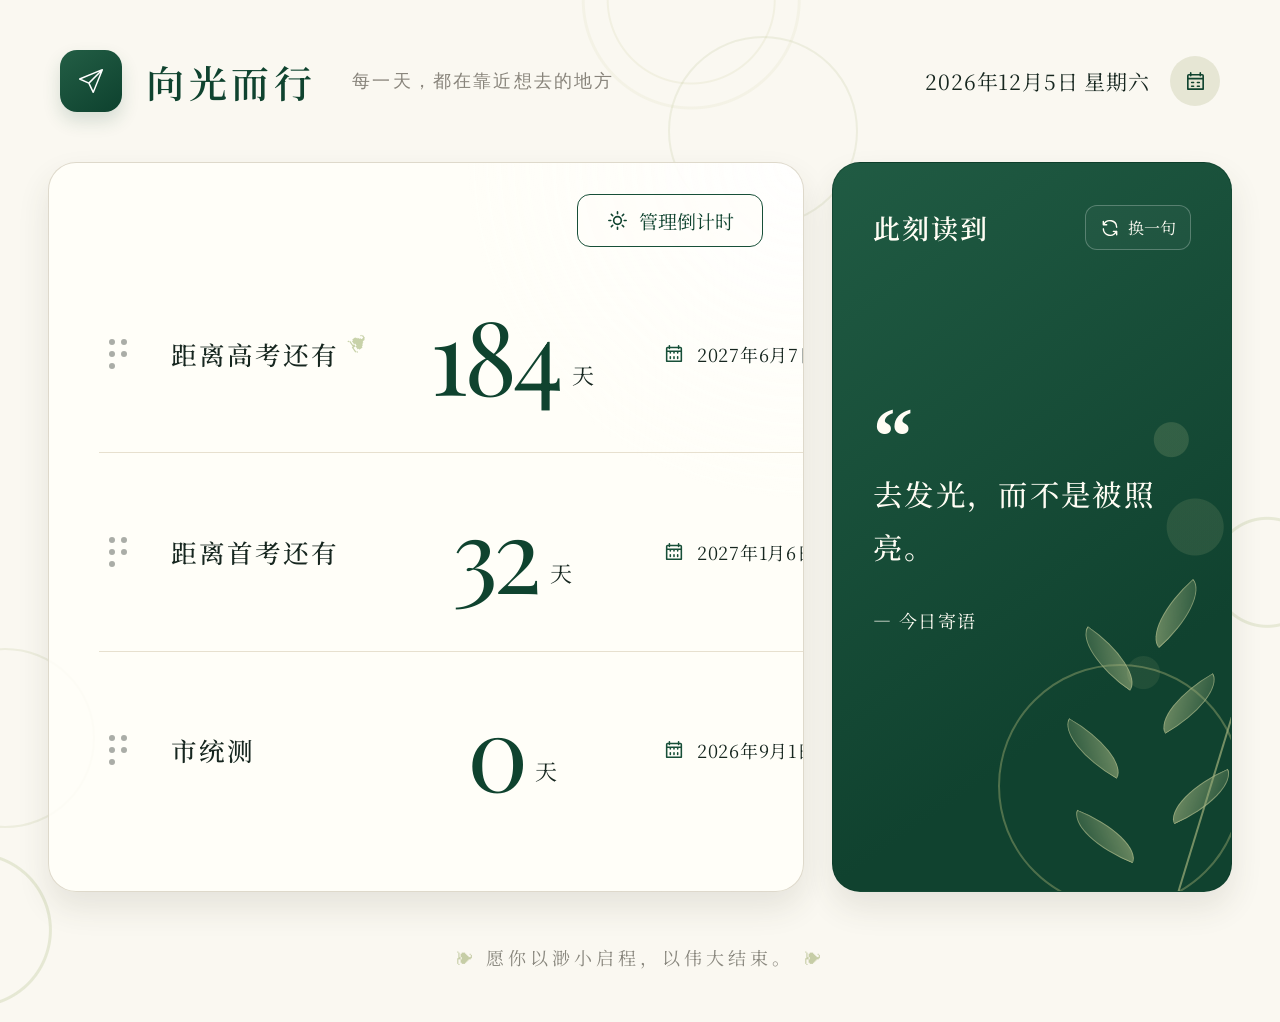
<file: index.html>
<!DOCTYPE html>
<html lang="zh-CN">
  <head>
    <meta charset="UTF-8" />
    <meta name="viewport" content="width=device-width, initial-scale=1.0" />
    <meta name="description" content="面向高中生的高考与重要考试倒计时，支持最多三个自定义目标与每日句子。" />
    <title>向光而行 · 高考与重要考试倒计时</title>
    <link rel="preconnect" href="https://fonts.googleapis.com" />
    <link rel="preconnect" href="https://fonts.gstatic.com" crossorigin />
    <link href="https://fonts.googleapis.com/css2?family=Noto+Serif+SC:wght@400;500;600&family=Playfair+Display:wght@400;600&display=swap" rel="stylesheet" />
    <link rel="stylesheet" href="styles.css" />
  </head>
  <body>
    <div class="background-shape shape-one" aria-hidden="true"></div>
    <div class="background-shape shape-two" aria-hidden="true"></div>

    <div class="page-shell">
      <header class="site-header">
        <a class="brand" href="#" aria-label="返回首页">
          <span class="brand-mark" aria-hidden="true">
            <svg viewBox="0 0 24 24"><path d="m3.5 10.5 17-7-6.8 17-3.3-6.9-6.9-3.1Zm6.9 3.1L20.5 3.5"></path></svg>
          </span>
          <span>向光而行</span>
        </a>
        <p class="header-slogan">每一天，都在靠近想去的地方</p>
        <div class="today" aria-label="今天的日期">
          <span id="todayText">正在获取日期...</span>
          <span class="calendar-icon" aria-hidden="true">
            <svg viewBox="0 0 24 24"><path d="M7 3v3m10-3v3M4 9h16M5 5h14a1 1 0 0 1 1 1v14H4V6a1 1 0 0 1 1-1Zm3 8h2m4 0h2m-8 4h2m4 0h2"></path></svg>
          </span>
        </div>
      </header>

      <section id="countdownManager" class="countdown-manager" hidden>
        <div class="manager-heading">
          <div>
            <strong>自定义倒计时</strong>
            <p>最多显示三个倒计时，可添加、编辑并调整上下顺序。</p>
          </div>
          <button id="closeManagerButton" class="icon-button" type="button" aria-label="关闭">×</button>
        </div>
        <form id="countdownForm" class="countdown-form">
          <label>
            <span>倒计时名称</span>
            <input id="countdownNameInput" name="name" type="text" maxlength="12" placeholder="例如：期末考试" required />
          </label>
          <label>
            <span>目标日期</span>
            <input id="countdownDateInput" name="date" type="date" required />
          </label>
          <div class="form-actions">
            <button id="submitCountdownButton" class="add-countdown-button" type="submit">添加倒计时</button>
            <button id="cancelEditButton" class="cancel-edit-button" type="button" hidden>取消编辑</button>
          </div>
        </form>
        <p id="countdownLimitHint" class="manager-hint" hidden>已达到三个倒计时上限，请先删除一个倒计时后再添加。</p>
        <p class="manager-storage-note">倒计时设置仅保存在当前浏览器；清除浏览器数据后将恢复默认设置。</p>
        <div id="countdownManageList" class="countdown-manage-list"></div>
      </section>

      <main>
        <section class="countdown-card" aria-labelledby="countdownSectionTitle">
          <div class="countdown-card-heading">
            <h1 id="countdownSectionTitle" class="visually-hidden">日期倒计时</h1>
            <button id="manageCountdownButton" class="manage-countdown-button" type="button">
              <svg viewBox="0 0 24 24" aria-hidden="true"><path d="M12 8a4 4 0 1 0 0 8 4 4 0 0 0 0-8Zm0-5v2m0 14v2M3 12h2m14 0h2M5.6 5.6 7 7m10 10 1.4 1.4m0-12.8L17 7M7 17l-1.4 1.4"></path></svg>
              管理倒计时
            </button>
          </div>
          <div id="countdownList" class="countdown-list" aria-live="polite"></div>
        </section>

        <section class="quote-card" aria-labelledby="quoteLabel">
          <div class="quote-topline">
            <p id="quoteLabel" class="quote-label">此刻读到</p>
            <button id="nextQuoteButton" class="next-quote-button" type="button">
              <svg viewBox="0 0 24 24" aria-hidden="true"><path d="M20 11a8.1 8.1 0 0 0-15.5-3M4 4v4h4M4 13a8.1 8.1 0 0 0 15.5 3m.5 4v-4h-4"></path></svg>
              换一句
            </button>
          </div>

          <div id="quoteContent" class="quote-content" aria-live="polite">
            <span class="large-quote-mark" aria-hidden="true">“</span>
            <blockquote id="quoteText">正在准备今天的句子...</blockquote>
            <p id="quoteTranslation" class="quote-translation" hidden></p>
            <div class="quote-attribution">
              <cite id="quoteSource"></cite>
              <p id="quoteSourceBio" class="quote-source-bio" hidden></p>
            </div>
          </div>
          <div class="botanical-decoration" aria-hidden="true">
            <span class="stem"></span>
            <i class="leaf leaf-one"></i><i class="leaf leaf-two"></i><i class="leaf leaf-three"></i>
            <i class="leaf leaf-four"></i><i class="leaf leaf-five"></i><i class="leaf leaf-six"></i>
          </div>
          <span id="quoteCounter" class="visually-hidden">01 / 01</span>
          <span id="refreshHint" class="visually-hidden">每5分钟自动换一句，也可以手动刷新</span>
        </section>
      </main>

      <footer>
        <p><span aria-hidden="true">❧</span> 愿你以渺小启程，以伟大结束。 <span aria-hidden="true">❧</span></p>
        <span id="currentYear" class="visually-hidden"></span>
      </footer>
    </div>

    <script src="config.js"></script>
    <script src="quotes-data.js"></script>
    <script src="script.js"></script>
  </body>
</html>
</file>
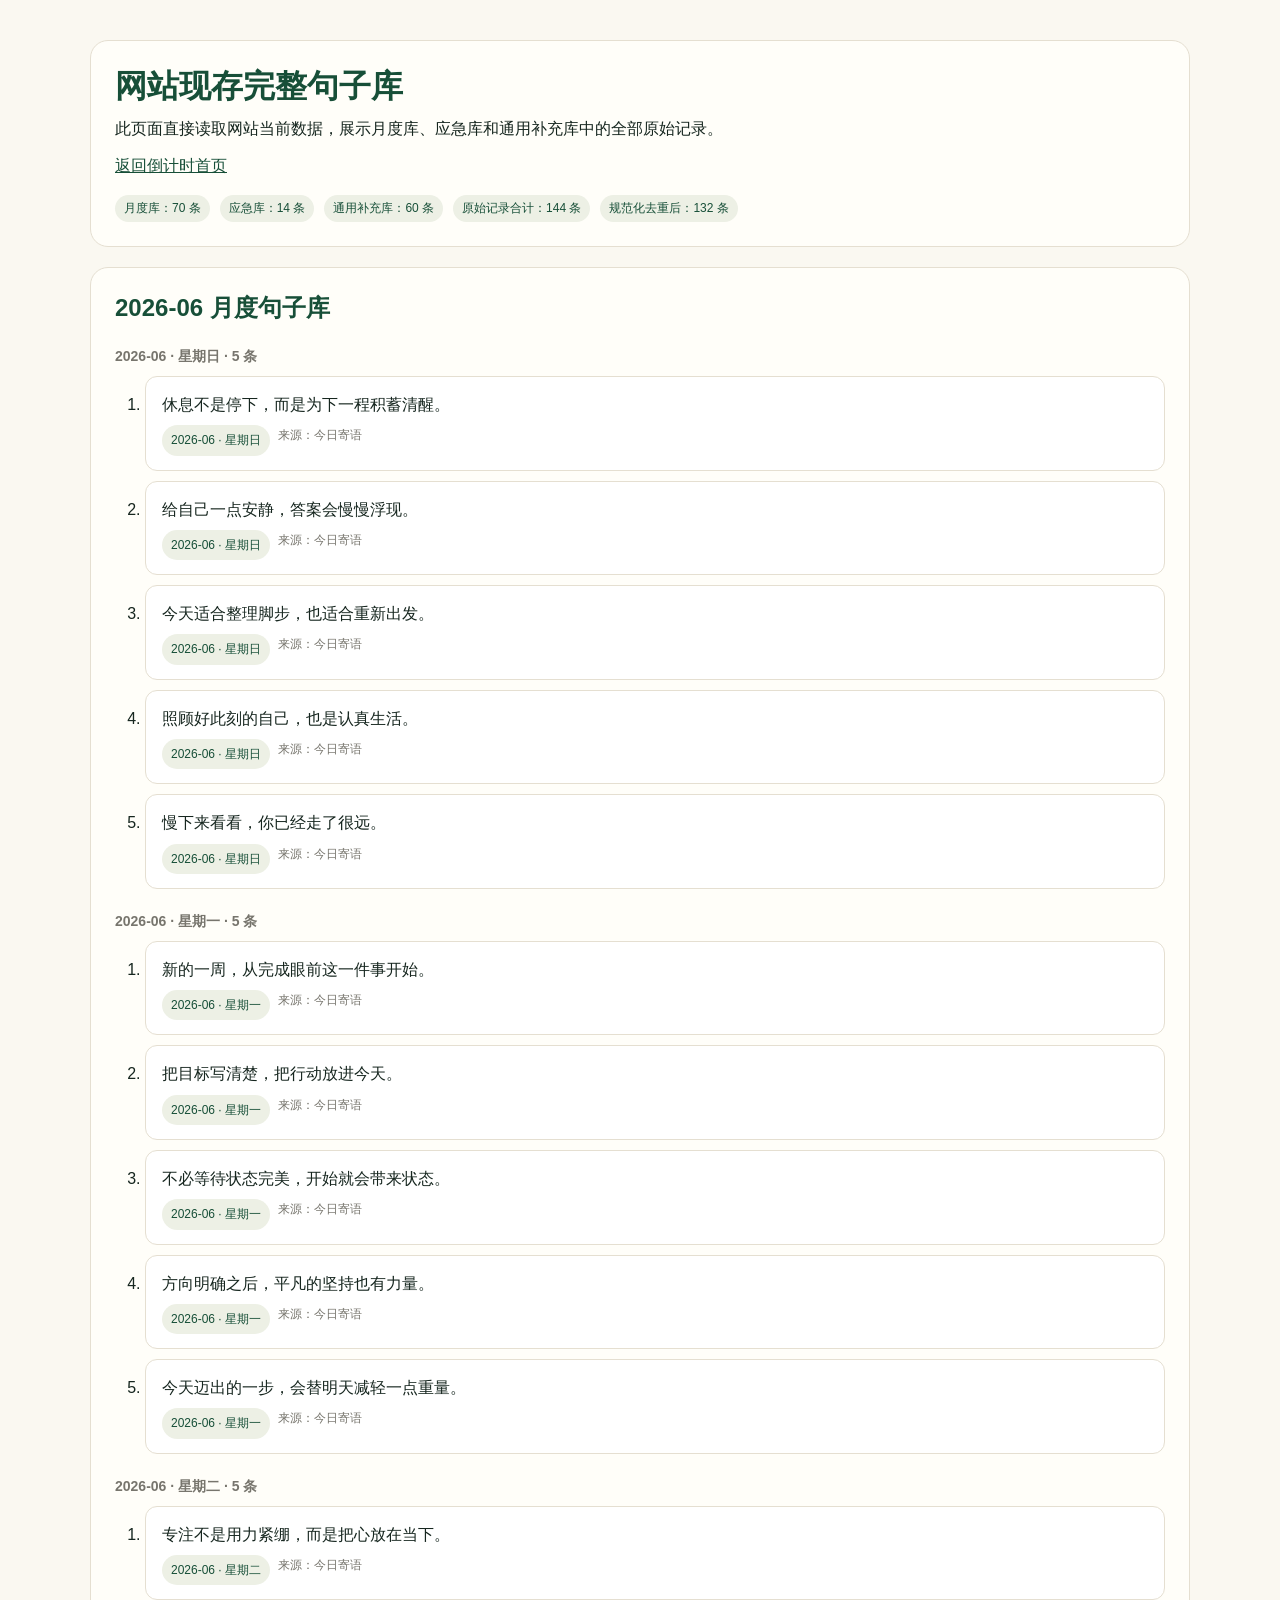
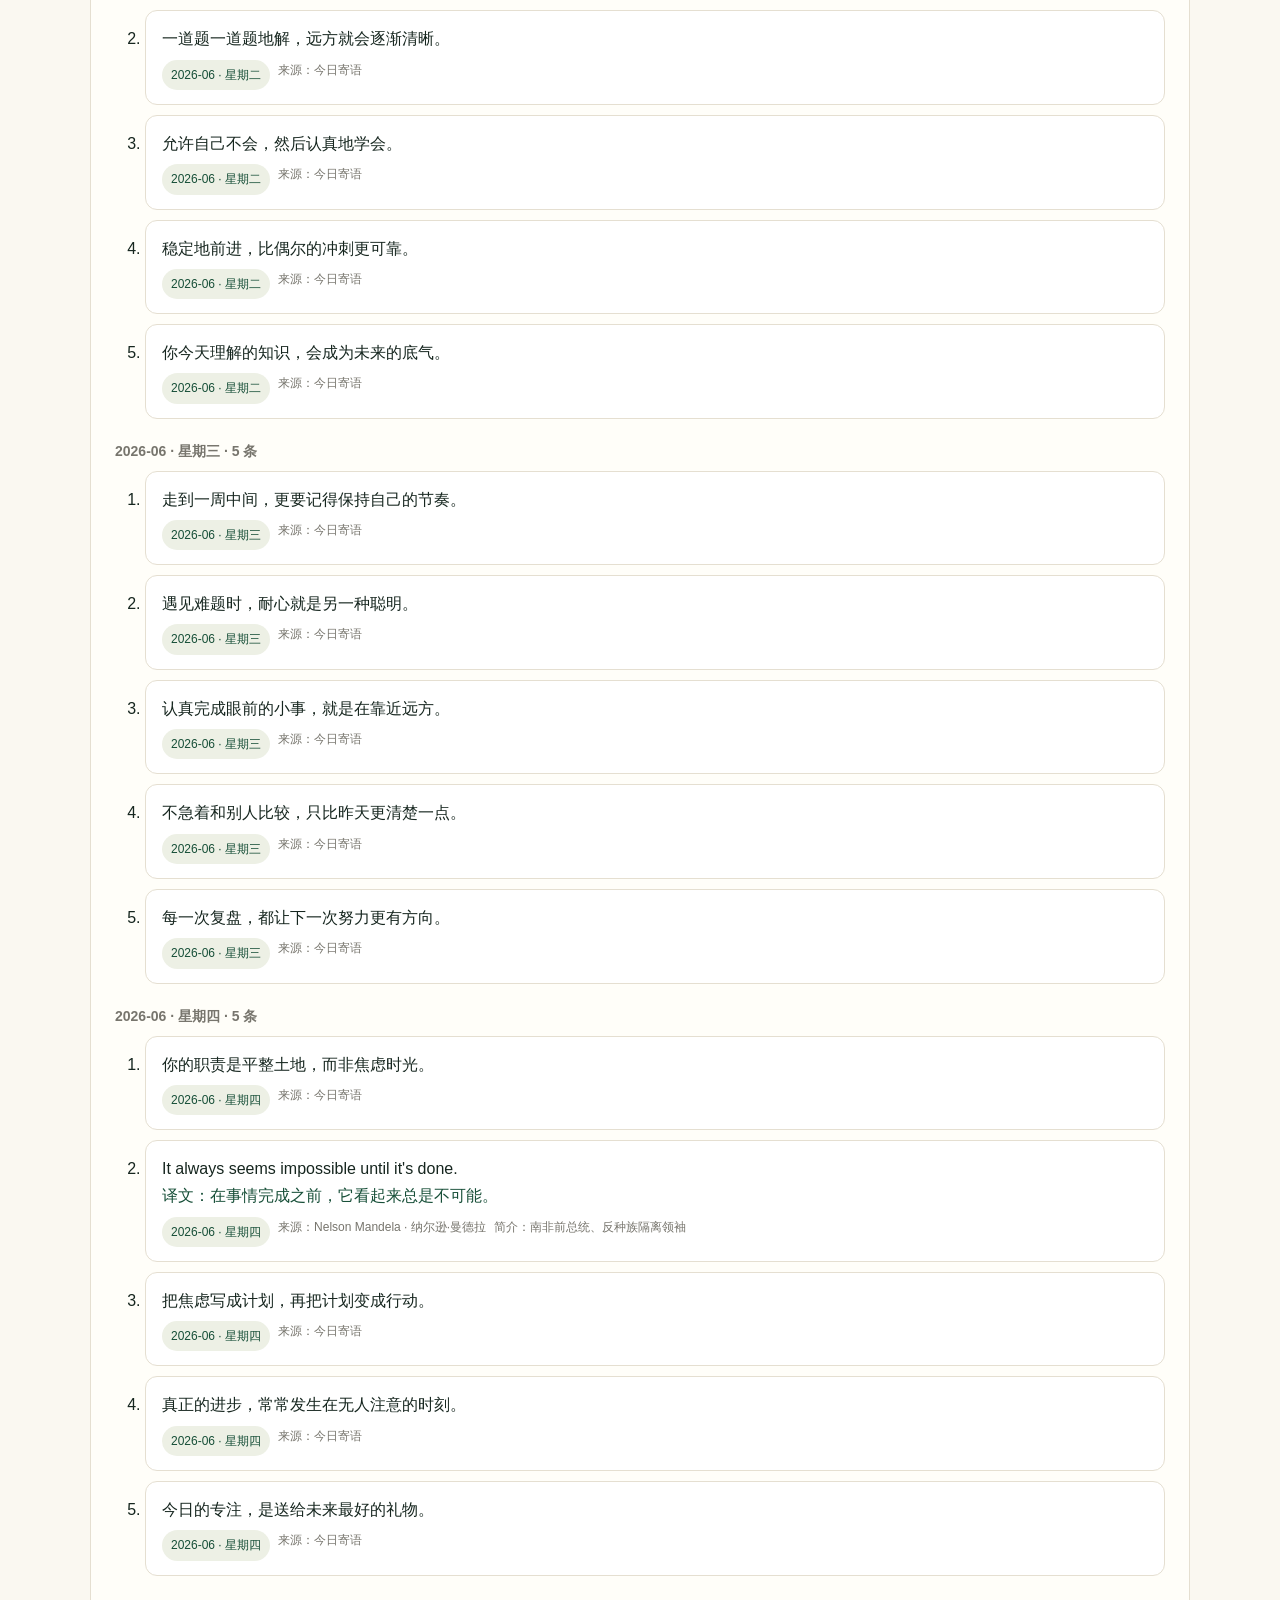
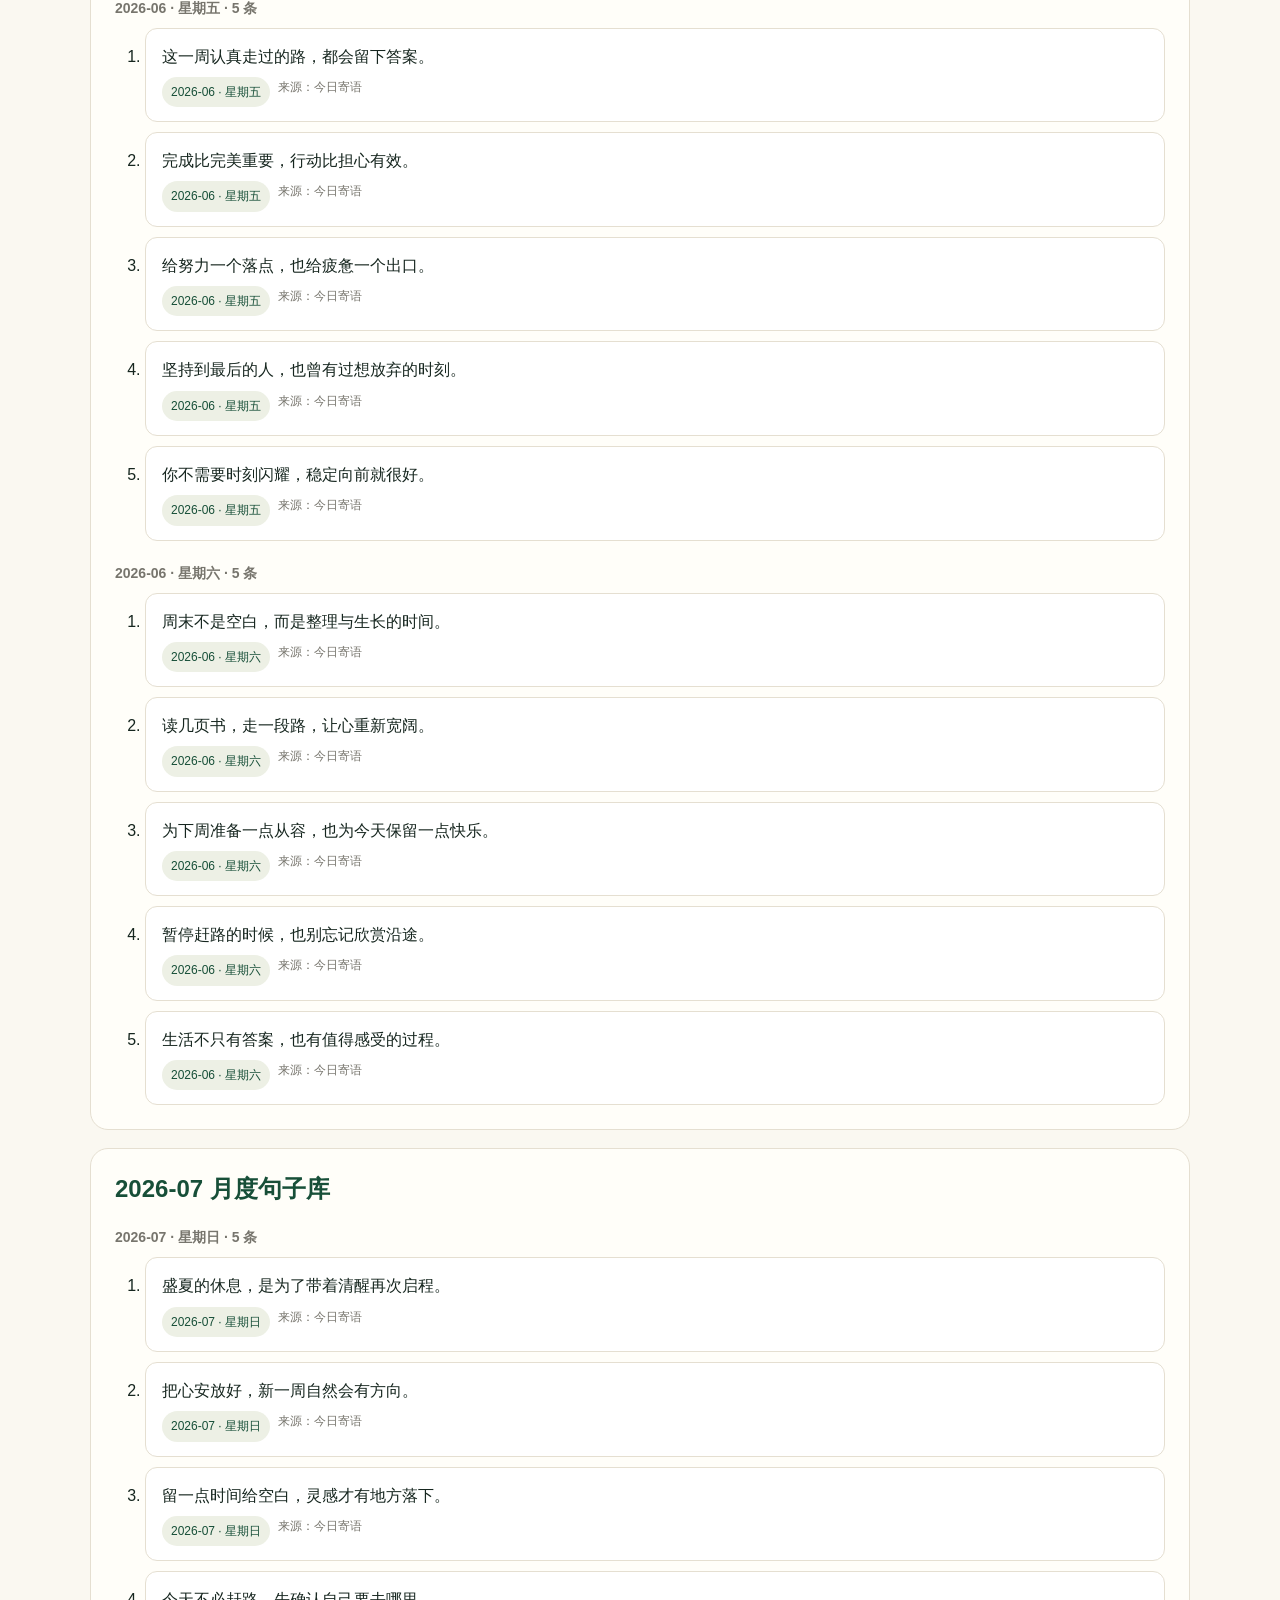
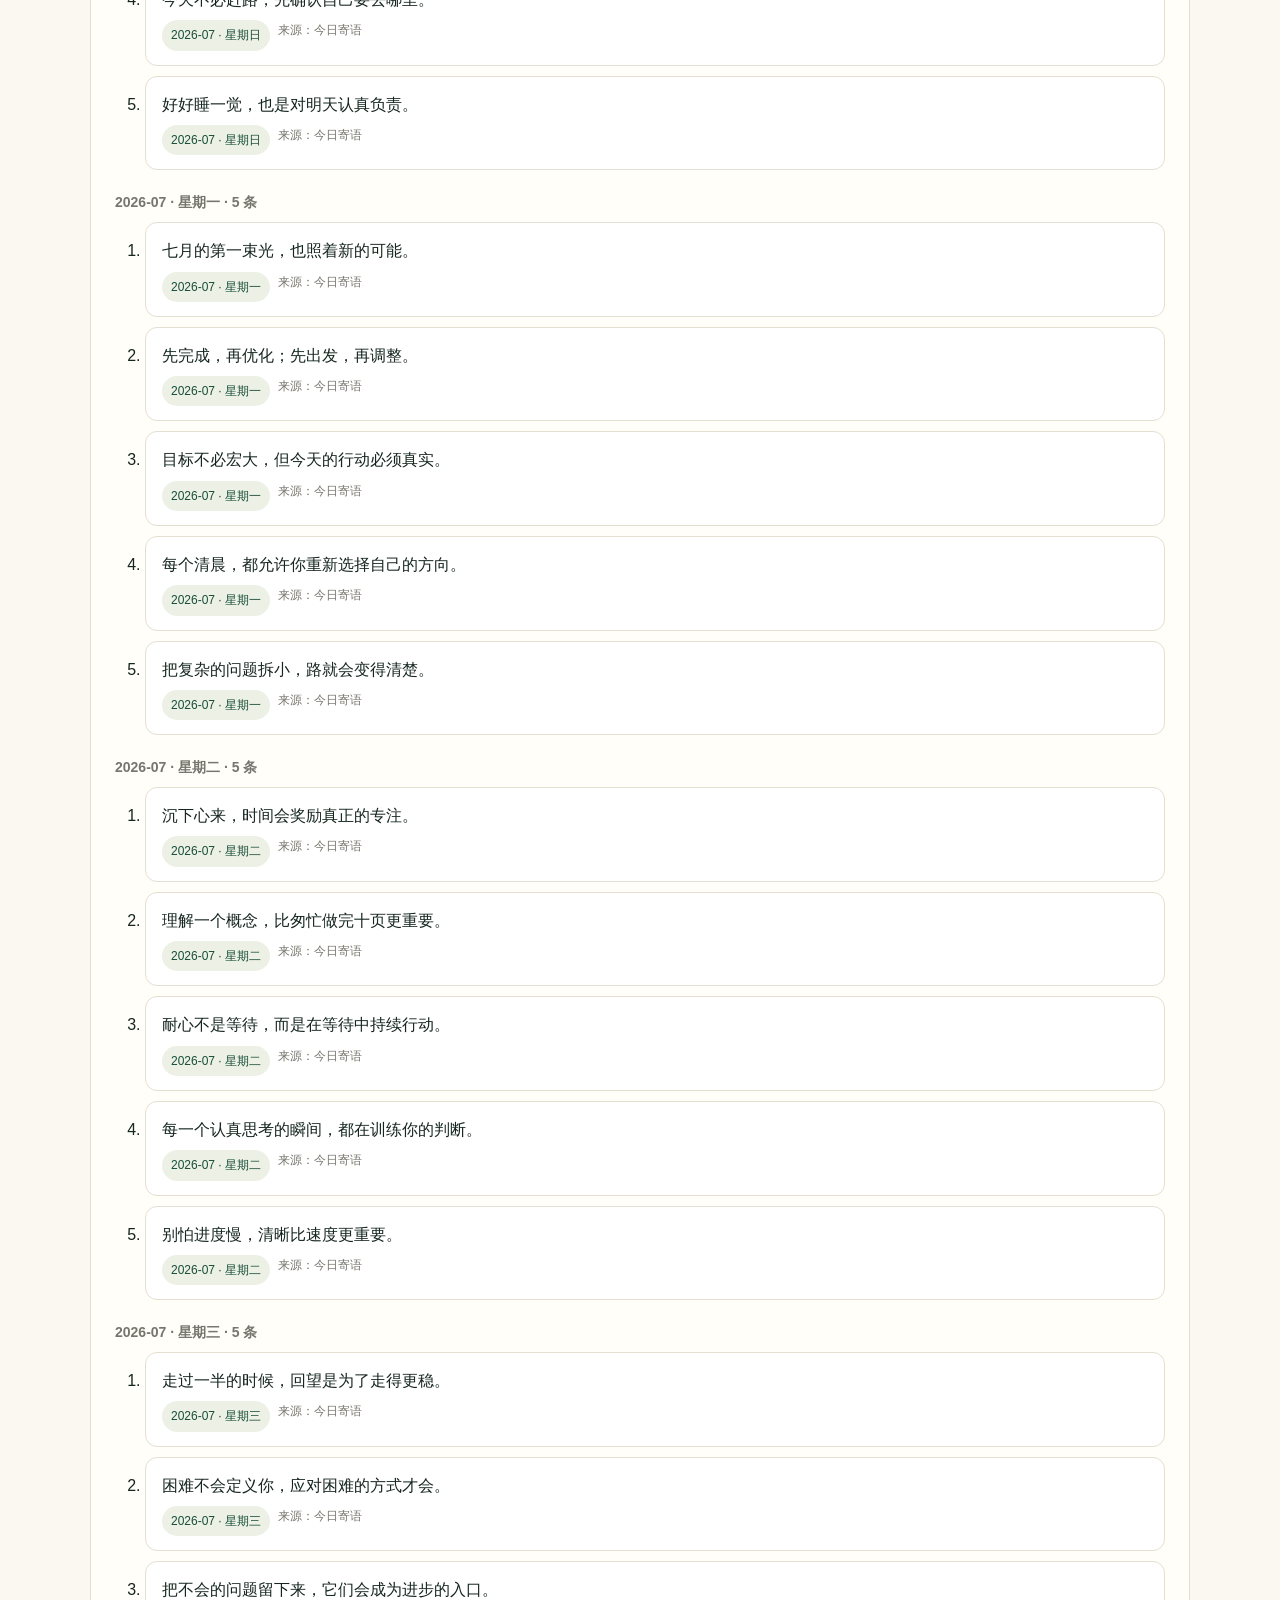
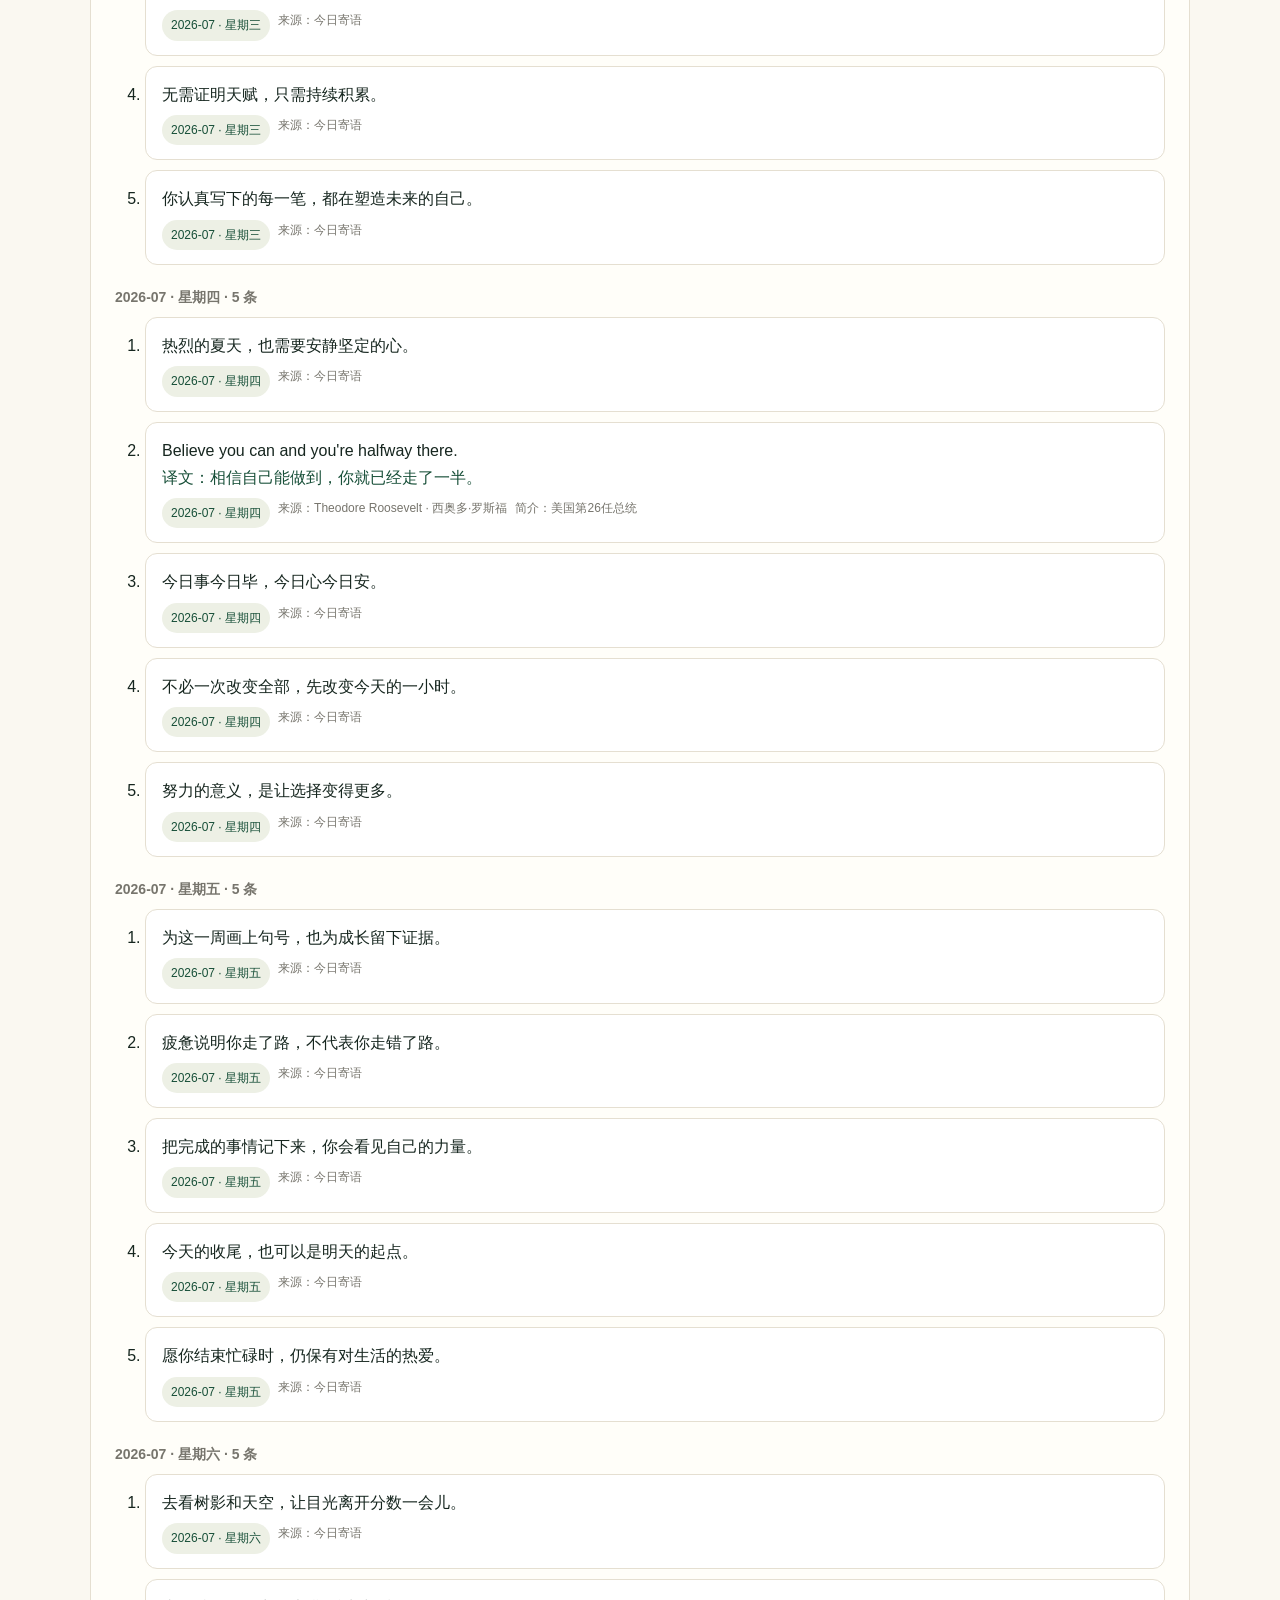
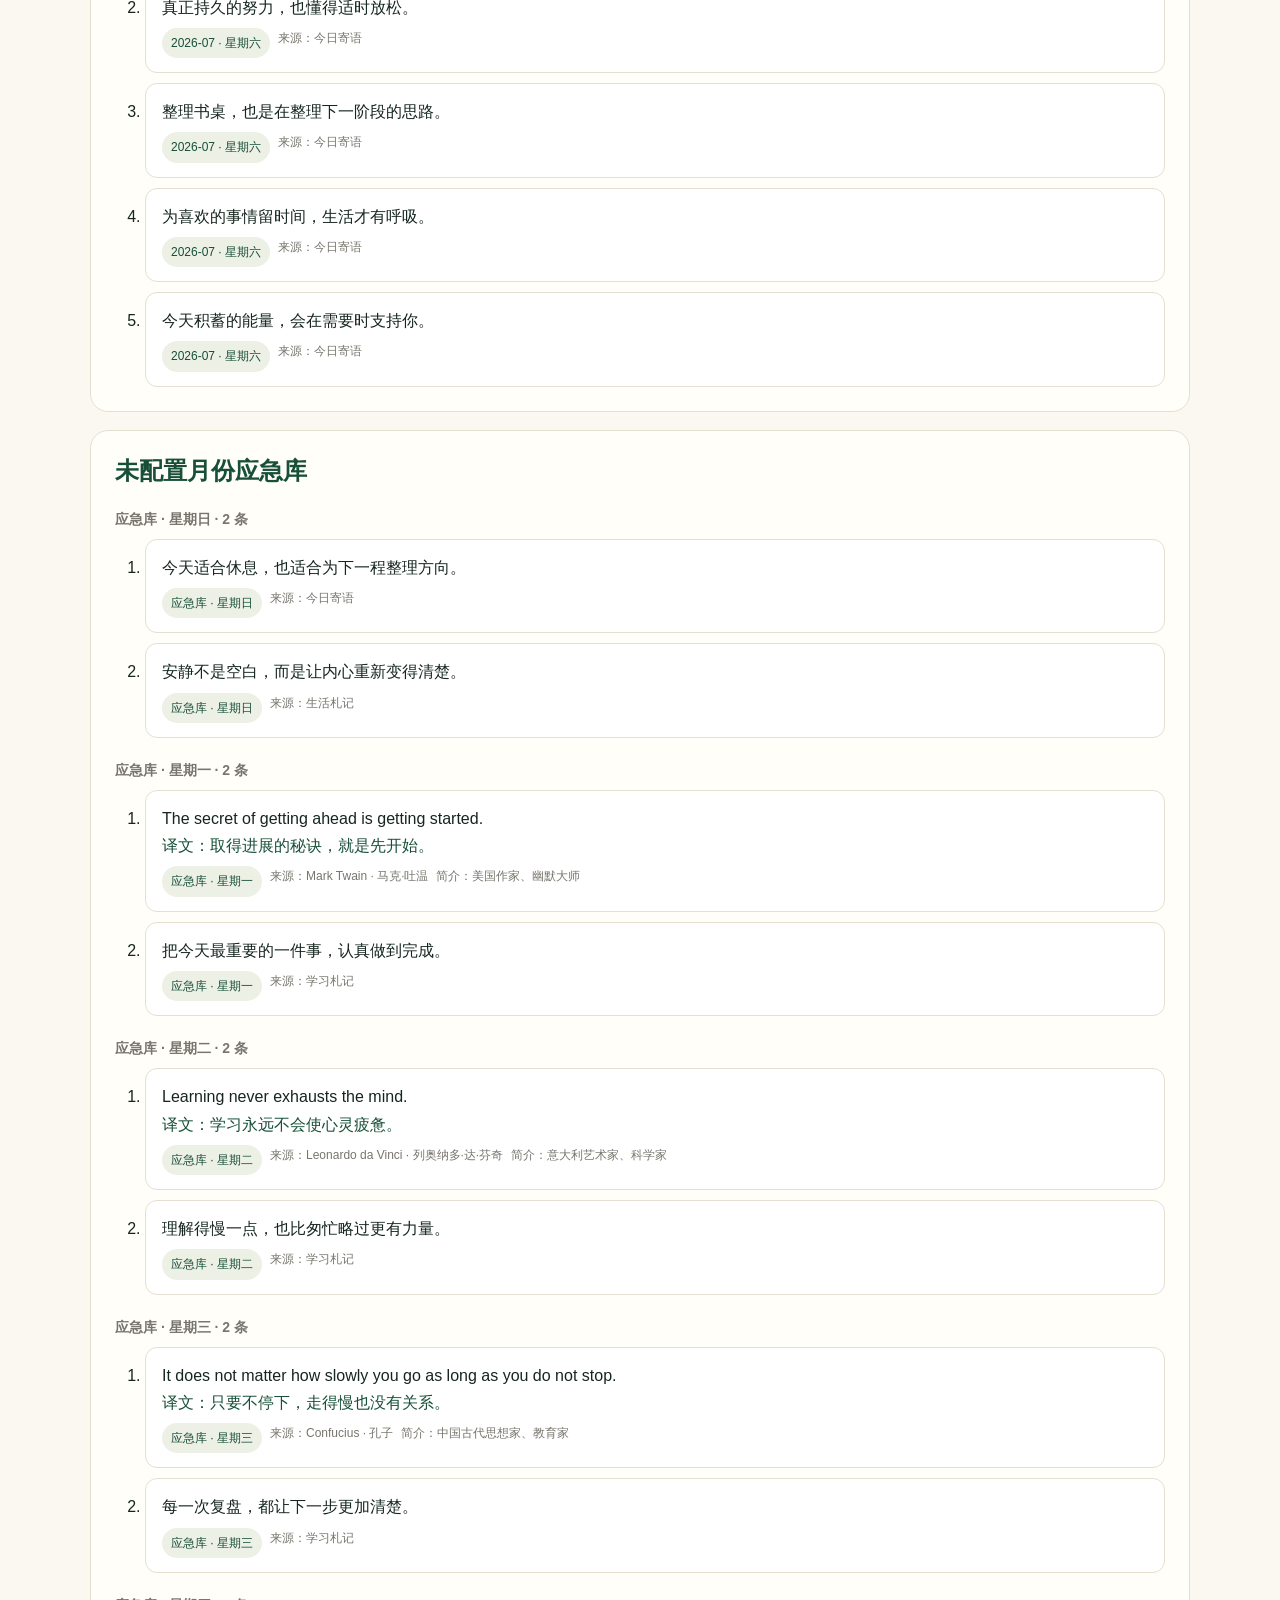
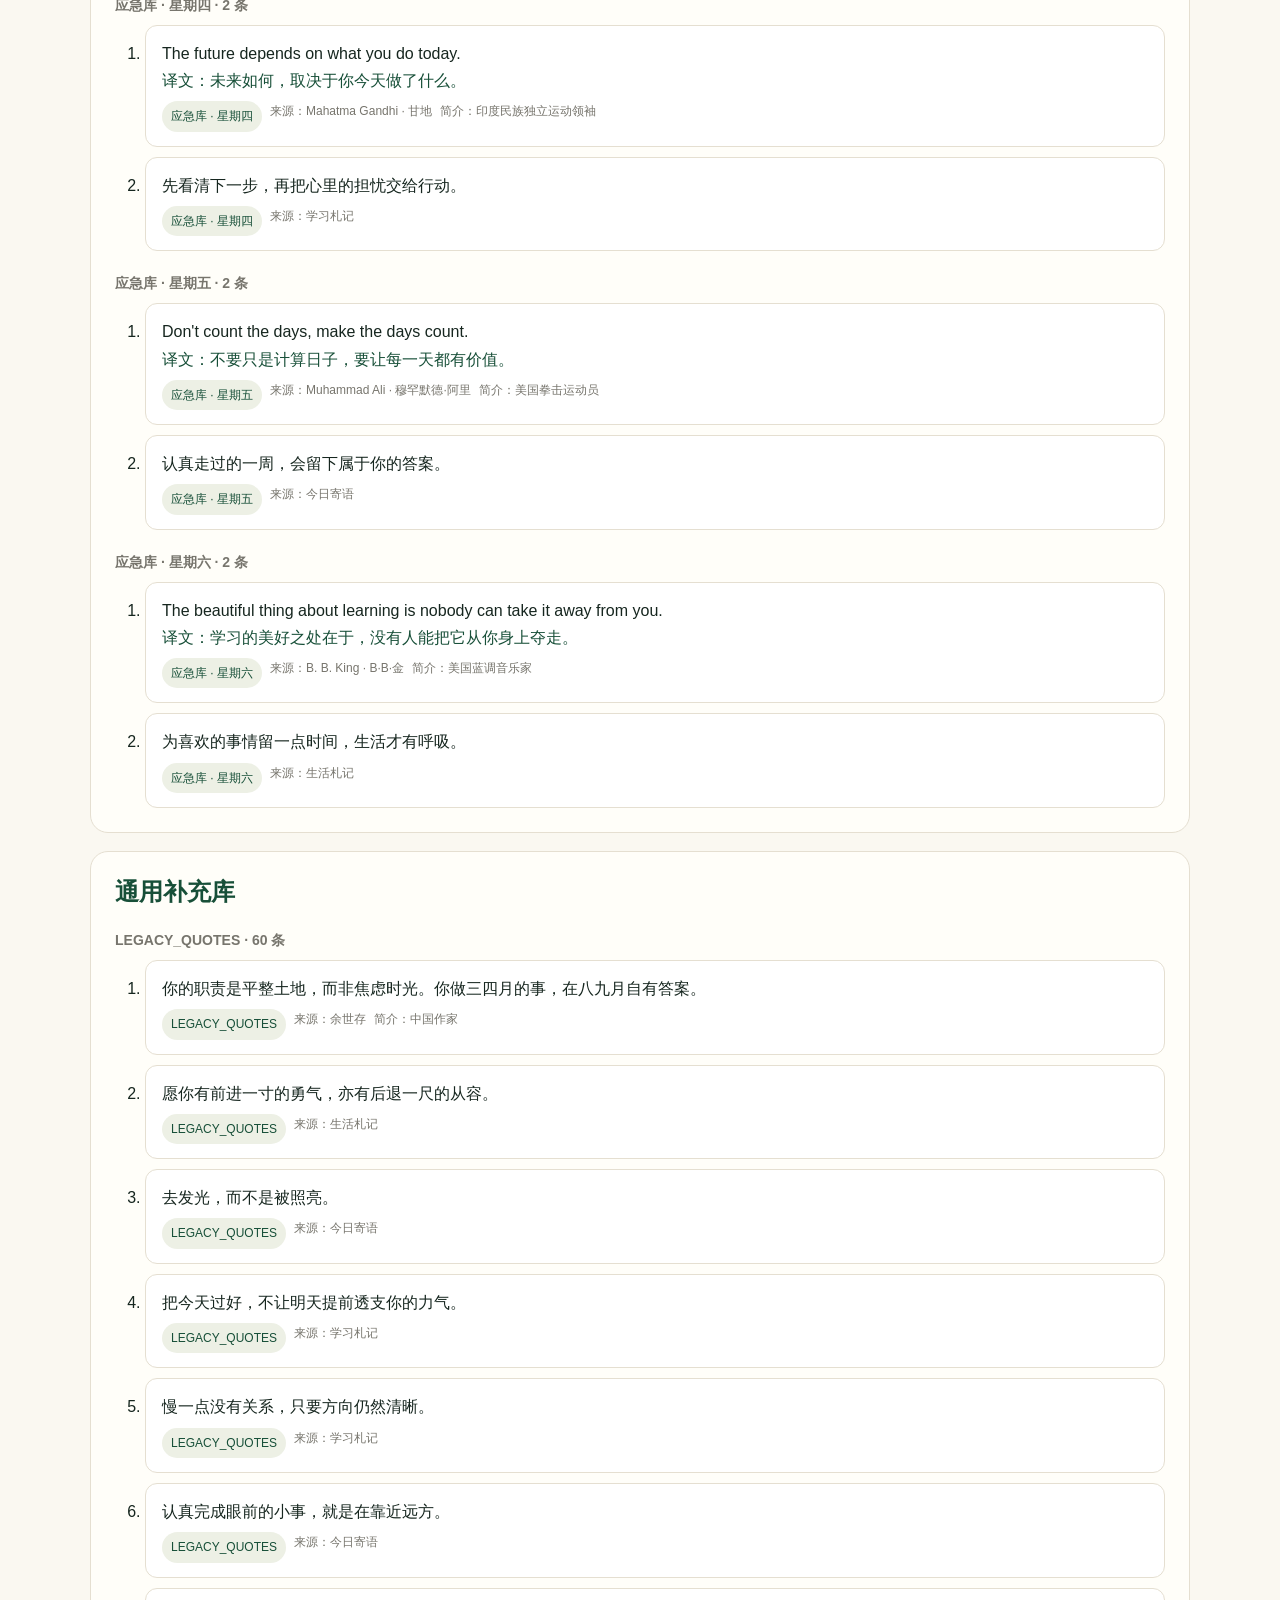
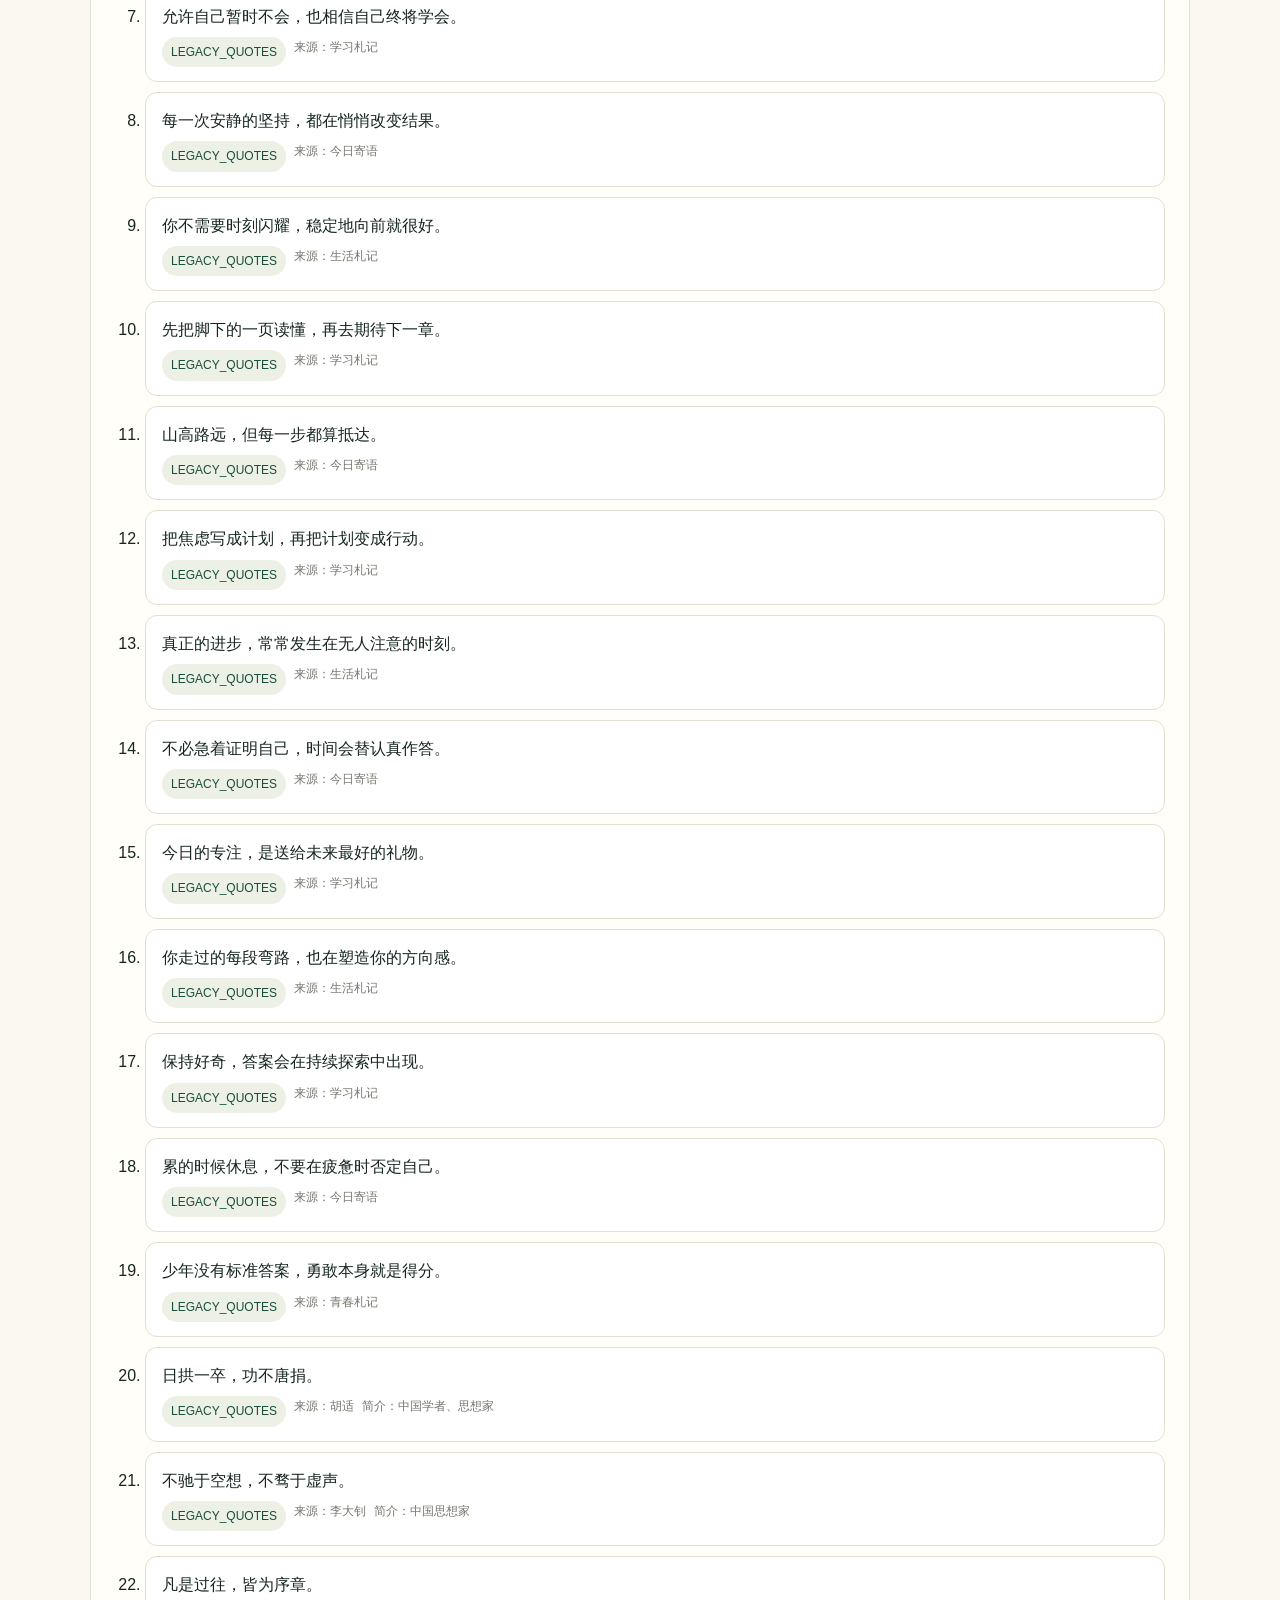
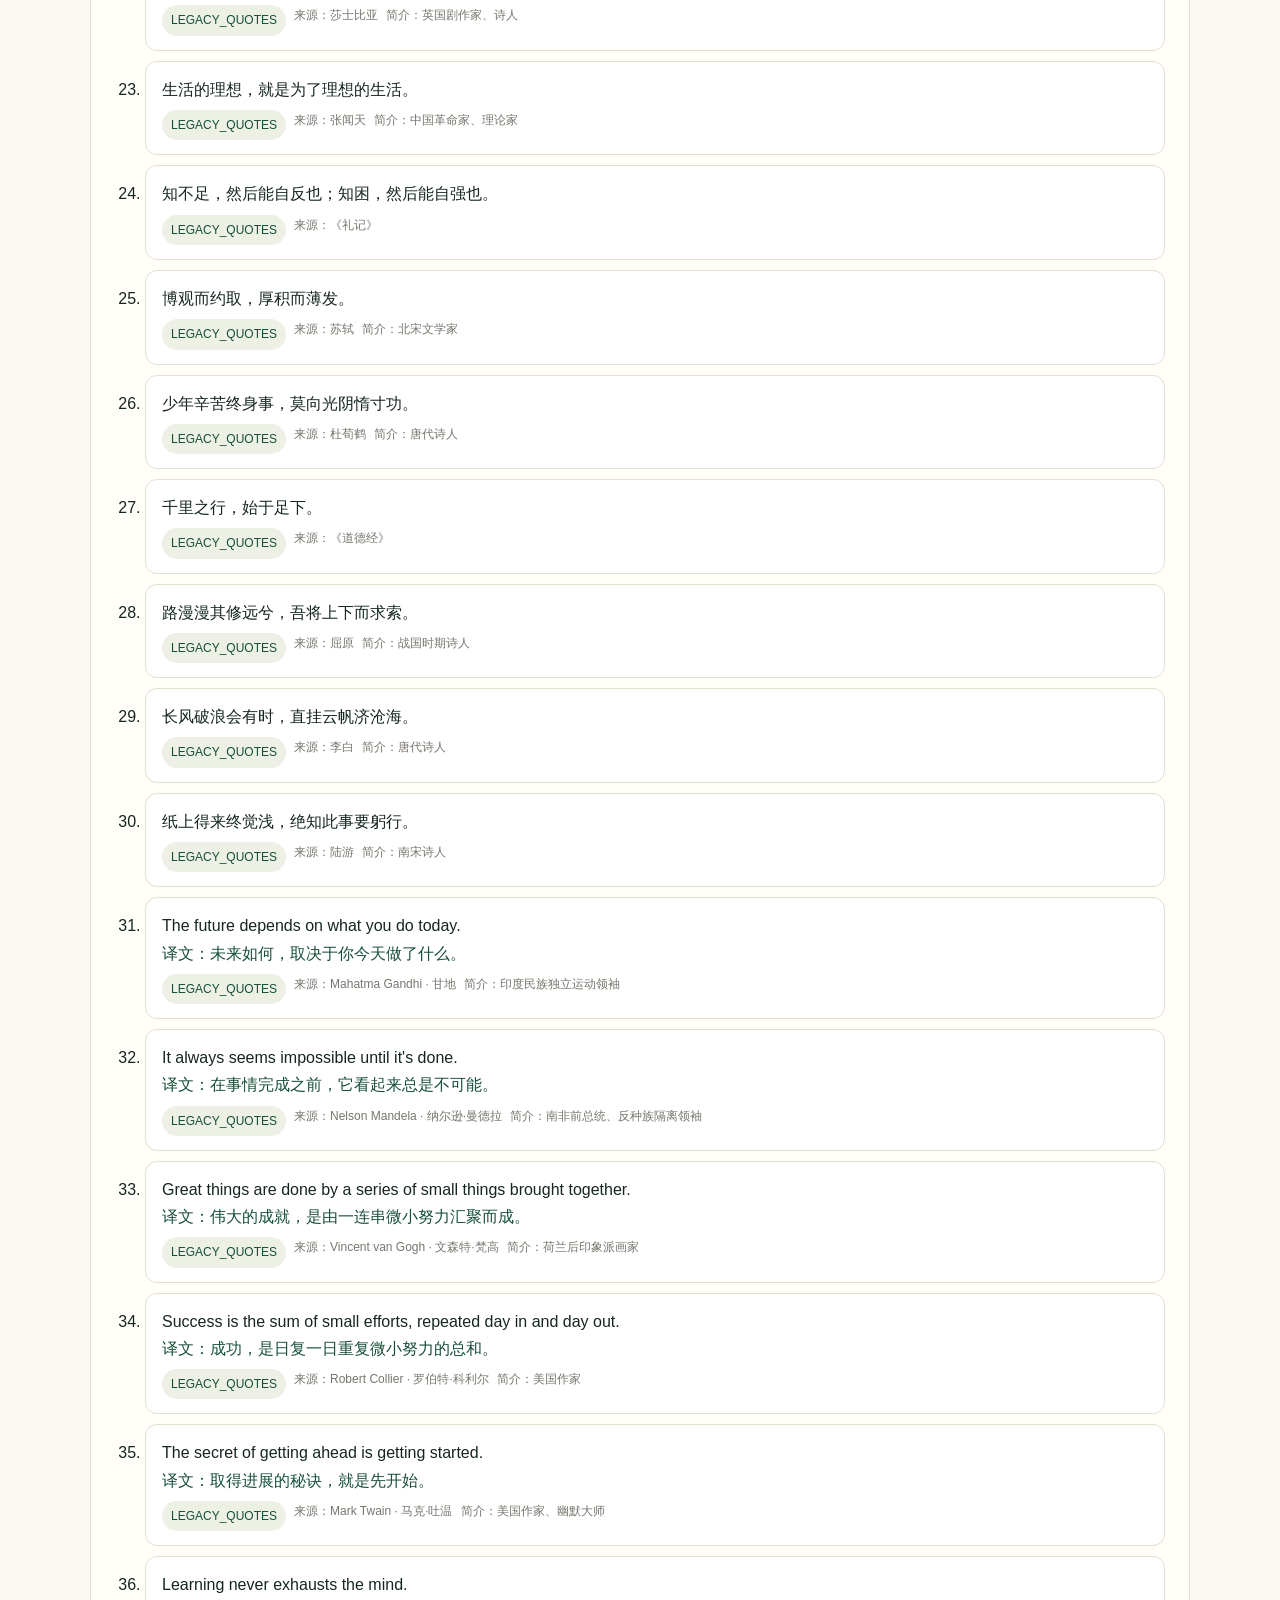
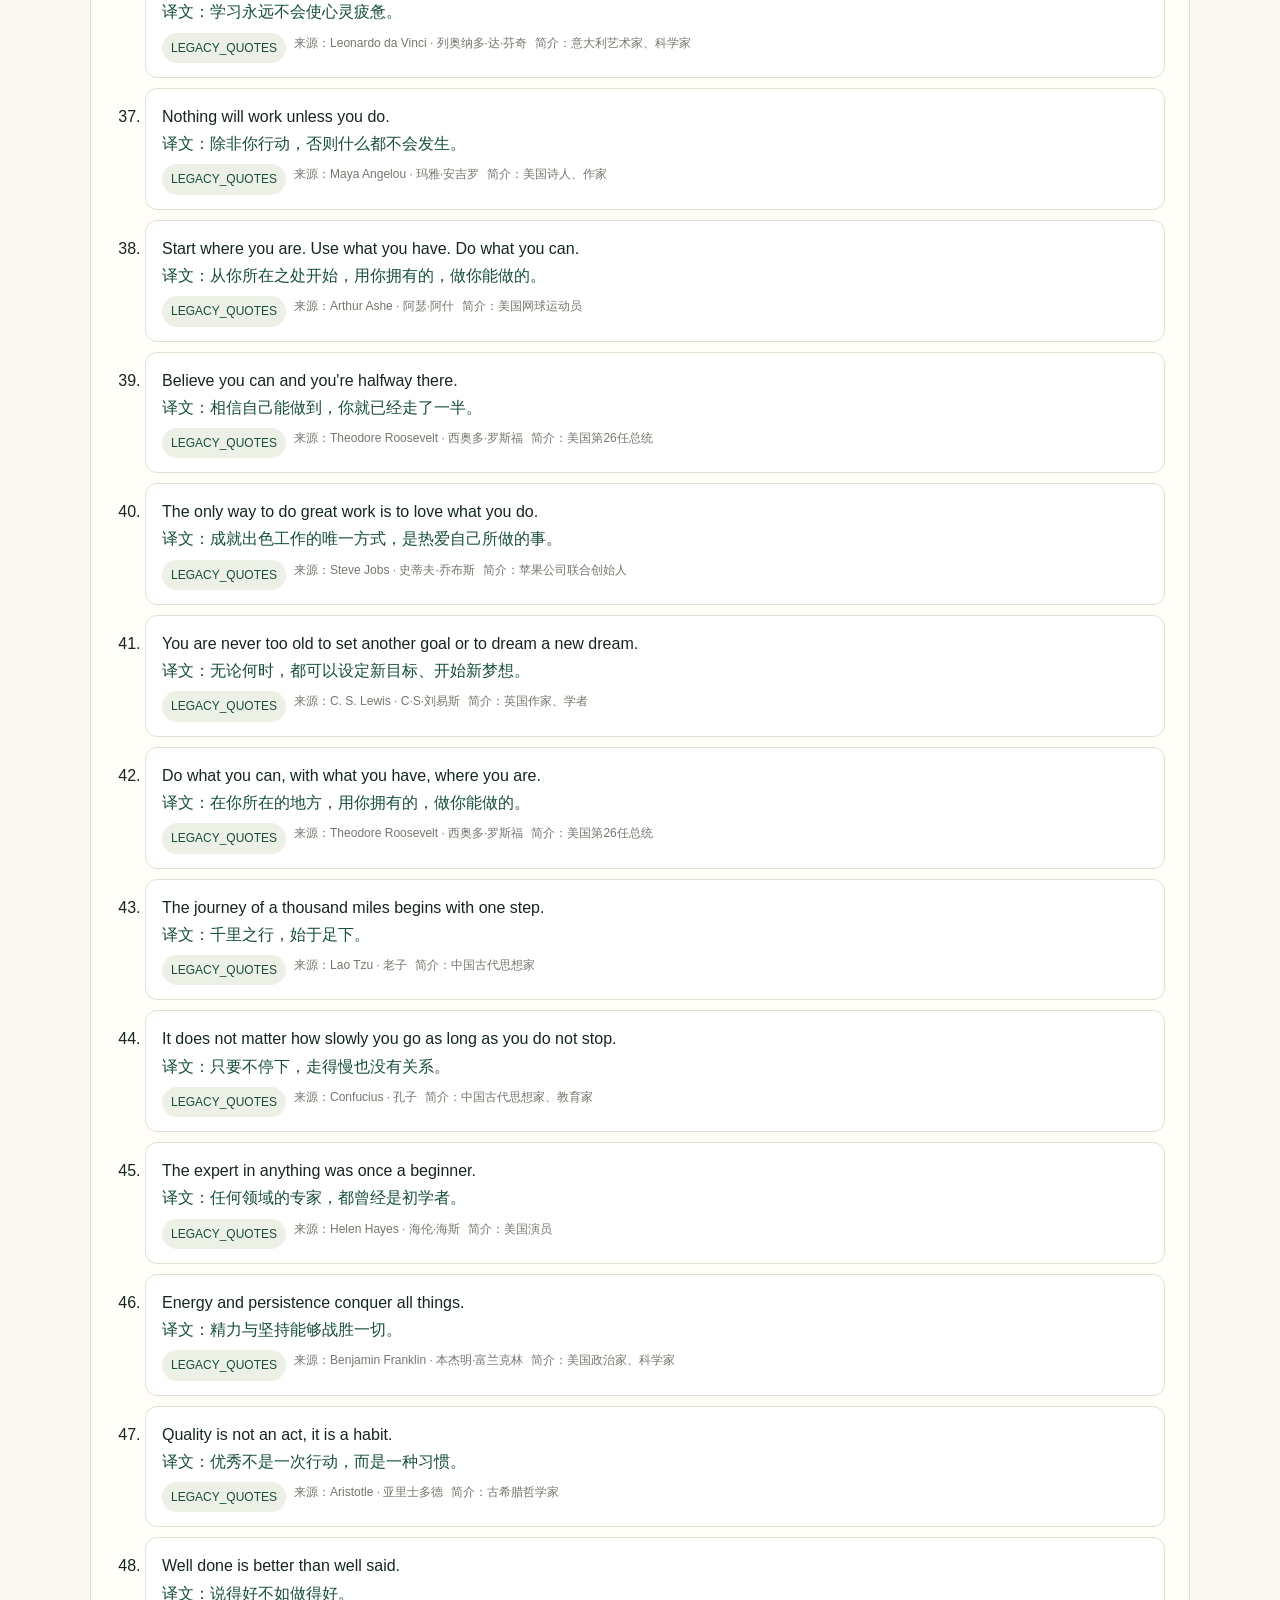
<file: quote-library-viewer.html>
<!DOCTYPE html>
<html lang="zh-CN">
  <head>
    <meta charset="UTF-8" />
    <meta name="viewport" content="width=device-width, initial-scale=1.0" />
    <title>向光而行 · 完整句子库</title>
    <style>
      :root {
        --green: #174f38;
        --cream: #faf8f1;
        --paper: #fffef9;
        --line: #e5dfd1;
        --ink-soft: #77756d;
      }

      * { box-sizing: border-box; }

      body {
        margin: 0;
        color: #16261f;
        background: var(--cream);
        font-family: "Microsoft YaHei", "PingFang SC", sans-serif;
      }

      main {
        width: min(1100px, calc(100% - 32px));
        margin: 40px auto 80px;
      }

      header,
      section {
        padding: 24px;
        border: 1px solid var(--line);
        border-radius: 18px;
        background: var(--paper);
      }

      header { margin-bottom: 20px; }
      h1, h2, p { margin-top: 0; }
      h1, h2 { color: var(--green); }
      h1 { margin-bottom: 10px; }
      h2 { margin-bottom: 16px; }

      .summary {
        display: flex;
        flex-wrap: wrap;
        gap: 10px;
        margin-top: 18px;
      }

      .summary span,
      .tag {
        padding: 5px 9px;
        border-radius: 999px;
        color: var(--green);
        background: #edf0e5;
        font-size: 12px;
      }

      section { margin-top: 18px; }

      ol {
        display: grid;
        gap: 10px;
        margin: 0;
        padding-left: 30px;
      }

      li {
        padding: 14px 16px;
        border: 1px solid var(--line);
        border-radius: 12px;
        background: #fff;
        line-height: 1.7;
      }

      .quote-text { font-size: 16px; }
      .translation { color: var(--green); }

      .meta {
        display: flex;
        flex-wrap: wrap;
        gap: 8px;
        margin-top: 7px;
        color: var(--ink-soft);
        font-size: 12px;
      }

      .weekday {
        margin: 24px 0 10px;
        color: var(--ink-soft);
        font-size: 14px;
      }

      a { color: var(--green); }
    </style>
  </head>
  <body>
    <main>
      <header>
        <h1>网站现存完整句子库</h1>
        <p>此页面直接读取网站当前数据，展示月度库、应急库和通用补充库中的全部原始记录。</p>
        <p><a href="index.html">返回倒计时首页</a></p>
        <div id="summary" class="summary"></div>
      </header>
      <div id="content"></div>
    </main>

    <script src="quotes-data.js"></script>
    <script>
      const WEEKDAYS = ["星期日", "星期一", "星期二", "星期三", "星期四", "星期五", "星期六"];

      function quoteItem(quote, location) {
        const item = document.createElement("li");
        item.innerHTML = `
          <div class="quote-text">${escapeHtml(quote.text)}</div>
          ${quote.translation ? `<div class="translation">译文：${escapeHtml(quote.translation)}</div>` : ""}
          <div class="meta">
            <span class="tag">${escapeHtml(location)}</span>
            <span>来源：${escapeHtml(quote.source || "未填写")}</span>
            ${quote.bio ? `<span>简介：${escapeHtml(quote.bio)}</span>` : ""}
          </div>
        `;
        return item;
      }

      function escapeHtml(text) {
        return String(text).replace(/[&<>"']/g, (character) => ({
          "&": "&amp;",
          "<": "&lt;",
          ">": "&gt;",
          '"': "&quot;",
          "'": "&#039;",
        })[character]);
      }

      function renderSection(title, groups) {
        const section = document.createElement("section");
        section.innerHTML = `<h2>${escapeHtml(title)}</h2>`;
        groups.forEach(({ label, quotes }) => {
          const heading = document.createElement("h3");
          heading.className = "weekday";
          heading.textContent = `${label} · ${quotes.length} 条`;
          const list = document.createElement("ol");
          quotes.forEach((quote) => list.appendChild(quoteItem(quote, label)));
          section.append(heading, list);
        });
        document.querySelector("#content").appendChild(section);
      }

      async function renderLegacyQuotes() {
        const scriptText = await fetch("script.js").then((response) => response.text());
        const arrayText = scriptText.match(/const LEGACY_QUOTES = (\[[\s\S]*?\n\]);/)?.[1];
        const quotes = arrayText ? Function(`return ${arrayText}`)() : [];
        renderSection("通用补充库", [{ label: "LEGACY_QUOTES", quotes }]);
        return quotes.length;
      }

      async function render() {
        let monthlyCount = 0;
        const allQuotes = [];
        Object.entries(MONTHLY_QUOTE_LIBRARIES).forEach(([month, library]) => {
          const groups = Object.entries(library).map(([weekday, quotes]) => {
            monthlyCount += quotes.length;
            allQuotes.push(...quotes);
            return { label: `${month} · ${WEEKDAYS[Number(weekday)]}`, quotes };
          });
          renderSection(`${month} 月度句子库`, groups);
        });

        let emergencyCount = 0;
        const emergencyGroups = Object.entries(EMERGENCY_QUOTE_LIBRARY).map(([weekday, quotes]) => {
          emergencyCount += quotes.length;
          allQuotes.push(...quotes);
          return { label: `应急库 · ${WEEKDAYS[Number(weekday)]}`, quotes };
        });
        renderSection("未配置月份应急库", emergencyGroups);

        const legacyCount = await renderLegacyQuotes();
        const uniqueCount = new Set(
          [...document.querySelectorAll(".quote-text")].map((element) =>
            element.textContent.normalize("NFKC").toLocaleLowerCase().replace(/[\p{P}\p{S}\s]+/gu, "")
          )
        ).size;
        document.querySelector("#summary").innerHTML = `
          <span>月度库：${monthlyCount} 条</span>
          <span>应急库：${emergencyCount} 条</span>
          <span>通用补充库：${legacyCount} 条</span>
          <span>原始记录合计：${monthlyCount + emergencyCount + legacyCount} 条</span>
          <span>规范化去重后：${uniqueCount} 条</span>
        `;
      }

      render();
    </script>
  </body>
</html>
</file>
<file: styles.css>
:root {
  --green: #174f38;
  --green-deep: #0f432f;
  --green-soft: #6c8578;
  --cream: #faf8f1;
  --paper: rgba(255, 254, 249, 0.88);
  --line: #e7e0cf;
  --ink: #16261f;
  --ink-soft: #77756d;
  --shadow: 0 16px 32px rgba(68, 62, 45, 0.11);
}

* {
  box-sizing: border-box;
}

html {
  min-height: 100%;
}

body {
  min-height: 100vh;
  margin: 0;
  overflow-x: hidden;
  color: var(--ink);
  background:
    radial-gradient(circle at 54% 0%, transparent 0 82px, rgba(216, 216, 179, 0.25) 83px 84px, transparent 85px 106px, rgba(216, 216, 179, 0.18) 107px 109px, transparent 110px),
    radial-gradient(circle at 99% 56%, transparent 0 52px, rgba(191, 202, 157, 0.32) 53px 55px, transparent 56px),
    radial-gradient(circle at -2% 91%, transparent 0 74px, rgba(191, 202, 157, 0.35) 75px 77px, transparent 78px),
    var(--cream);
  font-family: "Microsoft YaHei", "PingFang SC", "Hiragino Sans GB", Arial, sans-serif;
  -webkit-font-smoothing: antialiased;
}

button,
input {
  font: inherit;
}

.visually-hidden {
  position: absolute !important;
  width: 1px !important;
  height: 1px !important;
  padding: 0 !important;
  overflow: hidden !important;
  clip: rect(0, 0, 0, 0) !important;
  white-space: nowrap !important;
  border: 0 !important;
}

.background-shape {
  position: fixed;
  z-index: -1;
  border: 2px solid rgba(190, 201, 155, 0.22);
  border-radius: 50%;
  pointer-events: none;
}

.shape-one {
  top: 4%;
  right: 33%;
  width: 190px;
  height: 190px;
}

.shape-two {
  bottom: 8%;
  left: -85px;
  width: 180px;
  height: 180px;
}

.page-shell {
  width: min(1440px, calc(100% - 96px));
  margin: 0 auto;
}

.site-header {
  display: grid;
  grid-template-columns: auto 1fr auto;
  gap: 36px;
  align-items: center;
  min-height: 162px;
  padding-inline: 12px;
}

.brand {
  display: inline-flex;
  gap: 24px;
  align-items: center;
  color: var(--green-deep);
  font-family: "Noto Serif SC", "Songti SC", SimSun, serif;
  font-size: 38px;
  font-weight: 600;
  letter-spacing: 0.12em;
  text-decoration: none;
}

.brand-mark {
  display: grid;
  width: 62px;
  height: 62px;
  place-items: center;
  border-radius: 17px;
  color: white;
  background: linear-gradient(145deg, #235e45, #0d412e);
  box-shadow: 0 9px 18px rgba(24, 79, 56, 0.16);
}

.brand-mark svg {
  width: 32px;
  fill: none;
  stroke: white;
  stroke-linejoin: round;
  stroke-width: 1.1;
}

.header-slogan {
  margin: 0;
  font-family: "Songti SC", STSong, SimSun, serif;
  color: #88847b;
  font-size: 18px;
  letter-spacing: 0.12em;
}

.today {
  display: flex;
  gap: 20px;
  align-items: center;
  color: var(--ink);
  font-family: "Noto Serif SC", "Songti SC", SimSun, serif;
  font-size: 21px;
  letter-spacing: 0.04em;
}

.calendar-icon {
  display: grid;
  width: 50px;
  height: 50px;
  place-items: center;
  border-radius: 50%;
  color: var(--green-deep);
  background: #e6e6d4;
}

.calendar-icon svg,
.manage-countdown-button svg,
.next-quote-button svg {
  width: 23px;
  fill: none;
  stroke: currentColor;
  stroke-linecap: round;
  stroke-linejoin: round;
  stroke-width: 1.7;
}

main {
  display: grid;
  grid-template-columns: minmax(0, 1.95fr) minmax(400px, 1fr);
  gap: 28px;
  width: 100%;
  min-width: 0;
}

.countdown-card,
.quote-card {
  position: relative;
  min-width: 0;
  height: 730px;
  overflow: hidden;
  border-radius: 28px;
  box-shadow: var(--shadow);
}

.countdown-card {
  width: 100%;
  max-width: 100%;
  padding: 92px 50px 42px;
  border: 1px solid rgba(205, 197, 178, 0.65);
  background:
    radial-gradient(circle at 100% 0%, rgba(255, 255, 255, 0.8), transparent 32%),
    var(--paper);
}

.countdown-card-heading {
  position: absolute;
  z-index: 2;
  top: 31px;
  right: 40px;
}

.manage-countdown-button {
  display: flex;
  gap: 10px;
  align-items: center;
  padding: 12px 28px;
  border: 1px solid var(--green);
  border-radius: 13px;
  color: var(--green-deep);
  background: rgba(255, 254, 249, 0.6);
  font-family: "Noto Serif SC", "Songti SC", SimSun, serif;
  font-size: 19px;
  cursor: pointer;
  transition: 180ms ease;
}

.manage-countdown-button:hover {
  background: white;
  transform: translateY(-1px);
}

.countdown-list {
  display: grid;
  height: 100%;
}

.countdown-item {
  position: relative;
  display: grid;
  grid-template-columns: 36px minmax(210px, 1fr) minmax(230px, 1fr) minmax(180px, auto);
  gap: 26px;
  align-items: center;
  min-height: 0;
  border-top: 1px solid var(--line);
}

.countdown-item:first-child {
  border-top: 0;
}

.countdown-order {
  position: relative;
  left: 10px;
  display: grid;
  grid-template-columns: repeat(2, 6px);
  gap: 6px;
  width: 18px;
  opacity: 0.55;
}

.countdown-order span,
.countdown-order::before,
.countdown-order::after {
  width: 6px;
  height: 6px;
  border-radius: 50%;
  background: #666b65;
  content: "";
}

.countdown-item-copy {
  display: contents;
}

.countdown-item-copy h2 {
  position: relative;
  left: 10px;
  margin: 0;
  font-family: "Noto Serif SC", "Songti SC", SimSun, serif;
  font-size: clamp(22px, 2vw, 30px);
  font-weight: 500;
  letter-spacing: 0.08em;
  white-space: nowrap;
}

.countdown-item:first-child h2::after {
  position: absolute;
  top: -9px;
  right: 12px;
  color: #c8d2a9;
  content: "❧";
  font-size: 20px;
  transform: rotate(-35deg);
}

.countdown-value {
  display: flex;
  gap: 12px;
  align-items: flex-end;
  justify-self: center;
}

.countdown-value strong,
.countdown-item.is-primary .countdown-value strong {
  color: var(--green-deep);
  font-family: "Playfair Display", Georgia, serif;
  font-size: clamp(82px, 8vw, 118px);
  font-weight: 400;
  line-height: 0.9;
  letter-spacing: -0.04em;
}

.countdown-value span,
.countdown-item.is-primary .countdown-value span {
  padding-bottom: 10px;
  font-family: "Noto Serif SC", "Songti SC", SimSun, serif;
  font-size: 22px;
}

.countdown-date {
  position: relative;
  left: 10px;
  margin: 0;
  padding-left: 34px;
  font-family: "Noto Serif SC", "Songti SC", SimSun, serif;
  font-size: 18px;
  letter-spacing: 0.04em;
  white-space: nowrap;
}

.countdown-date::before {
  position: absolute;
  left: 0;
  top: 50%;
  width: 22px;
  height: 22px;
  background: center / contain no-repeat url("data:image/svg+xml,%3Csvg xmlns='http://www.w3.org/2000/svg' viewBox='0 0 24 24' fill='none' stroke='%23174f38' stroke-width='1.7' stroke-linecap='round' stroke-linejoin='round'%3E%3Cpath d='M7 3v3m10-3v3M4 9h16M5 5h14a1 1 0 0 1 1 1v14H4V6a1 1 0 0 1 1-1Zm3 4v2m4-2v2m4-2v2m-8 4v2m4-2v2m4-2v2'/%3E%3C/svg%3E");
  content: "";
  transform: translateY(-50%);
}

.quote-card {
  display: flex;
  flex-direction: column;
  padding: 42px 40px;
  border: 1px solid rgba(12, 58, 41, 0.5);
  color: #fffdf4;
  background:
    radial-gradient(circle at 85% 38%, rgba(235, 231, 166, 0.14) 0 17px, transparent 18px),
    radial-gradient(circle at 91% 50%, rgba(235, 231, 166, 0.11) 0 28px, transparent 29px),
    radial-gradient(circle at 78% 70%, rgba(235, 231, 166, 0.08) 0 16px, transparent 17px),
    linear-gradient(145deg, #205b43, #10422f 72%);
}

.quote-topline {
  position: relative;
  z-index: 2;
  display: flex;
  align-items: center;
  justify-content: space-between;
}

.quote-label {
  margin: 0;
  font-family: "Noto Serif SC", "Songti SC", SimSun, serif;
  font-size: 27px;
  font-weight: 600;
  letter-spacing: 0.08em;
}

.next-quote-button {
  display: inline-flex;
  gap: 8px;
  align-items: center;
  padding: 10px 14px;
  border: 1px solid rgba(255, 255, 255, 0.25);
  border-radius: 12px;
  color: #fffdf4;
  background: rgba(255, 255, 255, 0.03);
  font-family: "Noto Serif SC", "Songti SC", SimSun, serif;
  font-size: 16px;
  cursor: pointer;
}

.next-quote-button svg {
  width: 20px;
}

.quote-content {
  position: relative;
  z-index: 2;
  display: flex;
  flex: 1;
  flex-direction: column;
  justify-content: center;
  padding: 22px 0 92px;
  opacity: 1;
  transform: translateY(0);
  transition: opacity 260ms ease, transform 260ms ease;
}

.quote-content.is-changing {
  opacity: 0;
  transform: translateY(8px);
}

.large-quote-mark {
  height: 65px;
  font-family: Georgia, serif;
  font-size: 80px;
  font-weight: bold;
  line-height: 1;
}

blockquote {
  margin: 6px 0 0;
  overflow-wrap: anywhere;
  font-family: "Noto Serif SC", "Songti SC", SimSun, serif;
  font-size: clamp(25px, 2.3vw, 35px);
  font-weight: 500;
  line-height: 1.8;
  letter-spacing: 0.08em;
}

.quote-translation {
  margin: 16px 0 0;
  color: rgba(255, 255, 255, 0.72);
  font-family: "Noto Serif SC", "Songti SC", SimSun, serif;
  font-size: 17px;
  line-height: 1.75;
}

.quote-attribution {
  margin-top: 34px;
}

.quote-attribution cite {
  display: block;
  color: #fffdf4;
  font-family: "Noto Serif SC", "Songti SC", SimSun, serif;
  font-size: 18px;
  font-style: normal;
  letter-spacing: 0.08em;
}

.quote-source-bio {
  margin: 7px 0 0;
  color: rgba(255, 255, 255, 0.48);
  font-size: 11px;
}

.botanical-decoration {
  position: absolute;
  z-index: 1;
  right: -16px;
  bottom: -2px;
  width: 250px;
  height: 330px;
  opacity: 0.72;
}

.botanical-decoration::before {
  position: absolute;
  right: 5px;
  bottom: -15px;
  width: 240px;
  height: 240px;
  border: 2px solid rgba(211, 208, 137, 0.45);
  border-radius: 50%;
  content: "";
}

.stem {
  position: absolute;
  right: 68px;
  bottom: 0;
  width: 2px;
  height: 305px;
  background: rgba(212, 215, 151, 0.72);
  transform: rotate(17deg);
  transform-origin: bottom;
}

.leaf {
  position: absolute;
  width: 72px;
  height: 29px;
  border: 1px solid rgba(237, 235, 177, 0.62);
  border-radius: 100% 0 100% 0;
  background: linear-gradient(135deg, rgba(218, 222, 159, 0.75), rgba(110, 145, 100, 0.2));
}

.leaf-one { right: 35px; bottom: 265px; transform: rotate(-42deg); }
.leaf-two { right: 102px; bottom: 220px; transform: scaleX(-1) rotate(-35deg); }
.leaf-three { right: 22px; bottom: 175px; transform: rotate(-30deg); }
.leaf-four { right: 118px; bottom: 130px; transform: scaleX(-1) rotate(-30deg); }
.leaf-five { right: 10px; bottom: 82px; transform: rotate(-24deg); }
.leaf-six { right: 106px; bottom: 42px; transform: scaleX(-1) rotate(-22deg); }

.countdown-manager {
  margin: 0 0 20px;
  padding: 22px;
  border: 1px solid rgba(205, 197, 178, 0.65);
  border-radius: 18px;
  background: rgba(255, 254, 249, 0.94);
  box-shadow: var(--shadow);
}

.manager-heading,
.countdown-form,
.countdown-manage-item {
  display: flex;
  align-items: center;
}

.manager-heading {
  justify-content: space-between;
}

.manager-heading p {
  margin: 5px 0 0;
  color: var(--ink-soft);
  font-size: 12px;
}

.icon-button {
  width: 32px;
  height: 32px;
  border: 0;
  border-radius: 50%;
  color: var(--green);
  background: #e8eadc;
  cursor: pointer;
}

.countdown-form {
  gap: 12px;
  margin-top: 18px;
}

.countdown-form label {
  display: grid;
  flex: 1;
  gap: 6px;
  color: var(--ink-soft);
  font-size: 11px;
}

.countdown-form input {
  width: 100%;
  padding: 10px 12px;
  border: 1px solid var(--line);
  border-radius: 9px;
  outline: none;
  background: white;
}

.add-countdown-button {
  align-self: end;
  padding: 11px 18px;
  border: 0;
  border-radius: 9px;
  color: white;
  background: var(--green);
  cursor: pointer;
}

.form-actions {
  display: flex;
  gap: 7px;
  align-self: end;
}

.cancel-edit-button {
  padding: 10px 13px;
  border: 1px solid var(--line);
  border-radius: 9px;
  color: var(--ink-soft);
  background: white;
  cursor: pointer;
}

.manager-hint {
  margin: 10px 0 0;
  color: #9b645c;
  font-size: 11px;
}

.manager-storage-note {
  margin: 10px 0 0;
  color: var(--ink-soft);
  font-size: 10px;
}

.countdown-form.is-disabled {
  opacity: 0.48;
}

.countdown-form input:disabled,
.countdown-form button:disabled,
.countdown-manage-item button:disabled {
  cursor: not-allowed;
}

.countdown-manage-list {
  display: grid;
  grid-template-columns: repeat(3, 1fr);
  gap: 8px;
  margin-top: 15px;
}

.countdown-manage-item {
  justify-content: space-between;
  padding: 9px 11px;
  border-radius: 9px;
  background: #f1f1e8;
}

.countdown-manage-item span {
  display: grid;
  gap: 2px;
}

.countdown-manage-item small {
  color: var(--ink-soft);
  font-size: 9px;
}

.manage-item-actions {
  display: flex;
  gap: 3px;
}

.countdown-manage-item button {
  border: 0;
  color: var(--green);
  background: transparent;
  font-size: 10px;
  cursor: pointer;
}

.countdown-manage-item .edit-button {
  color: #836d3d;
}

footer {
  display: flex;
  justify-content: center;
  min-height: 130px;
  padding-top: 52px;
  color: #89877e;
  font-family: "Noto Serif SC", "Songti SC", SimSun, serif;
  font-size: 18px;
  letter-spacing: 0.22em;
}

footer p {
  margin: 0;
}

footer span {
  color: #c6cda6;
}

@media (max-width: 1100px) {
  .page-shell {
    width: min(calc(100% - 36px), 1440px);
  }

  .site-header {
    min-height: 120px;
  }

  .brand {
    gap: 14px;
    font-size: 27px;
  }

  .brand-mark {
    width: 48px;
    height: 48px;
  }

  .header-slogan {
    display: none;
  }

  main {
    grid-template-columns: 1fr;
  }

  .countdown-card,
  .quote-card {
    height: auto;
    min-height: auto;
  }

  .quote-card {
    min-height: clamp(460px, 72vh, 560px);
  }
}

@media (max-width: 700px) {
  .page-shell {
    width: calc(100% - 24px);
    max-width: calc(100vw - 24px);
  }

  .site-header {
    grid-template-columns: 1fr auto;
    gap: 12px;
    min-height: 92px;
    padding-inline: 0;
  }

  .brand {
    font-size: 20px;
  }

  .brand-mark {
    width: 38px;
    height: 38px;
    border-radius: 11px;
  }

  .brand-mark svg {
    width: 21px;
  }

  .today {
    gap: 8px;
    font-size: 0;
  }

  .today #todayText {
    display: none;
  }

  .calendar-icon {
    width: 34px;
    height: 34px;
  }

  .calendar-icon svg {
    width: 17px;
  }

  .countdown-card {
    width: calc(100vw - 24px);
    max-width: calc(100vw - 24px);
    min-height: auto;
    padding: 82px 24px 25px;
    border-radius: 22px;
  }

  .countdown-card-heading {
    top: 22px;
    right: 22px;
  }

  .manage-countdown-button {
    padding: 8px 11px;
    font-size: 12px;
  }

  .manage-countdown-button svg {
    width: 17px;
  }

  .countdown-item {
    display: block;
    min-width: 0;
    padding: 28px 0 28px 28px;
    min-height: 155px;
  }

  .countdown-item-copy {
    display: grid;
    grid-template-columns: 1fr auto;
    width: 100%;
    min-width: 0;
    overflow: hidden;
    align-items: center;
  }

  .countdown-order {
    position: absolute;
    left: 0;
    top: 50%;
    transform: translateY(-50%);
  }

  .countdown-item-copy h2 {
    left: 0;
    grid-column: 1 / -1;
    font-size: 18px;
  }

  .countdown-value {
    justify-self: start;
  }

  .countdown-value strong,
  .countdown-item.is-primary .countdown-value strong {
    font-size: clamp(62px, 22vw, 88px);
  }

  .countdown-value span,
  .countdown-item.is-primary .countdown-value span {
    padding-bottom: 7px;
    font-size: 16px;
  }

  .countdown-date {
    left: 0;
    align-self: end;
    justify-self: end;
    margin-bottom: 9px;
    padding-left: 0;
    max-width: 105px;
    overflow: hidden;
    text-overflow: ellipsis;
    font-size: 11px;
  }

  .countdown-date::before {
    display: none;
  }

  .quote-card {
    width: calc(100vw - 24px);
    max-width: calc(100vw - 24px);
    min-height: clamp(430px, 72vh, 540px);
    padding: 28px 26px;
    border-radius: 22px;
  }

  .quote-label {
    font-size: 22px;
  }

  .next-quote-button {
    font-size: 12px;
  }

  blockquote {
    overflow-wrap: anywhere;
    font-size: 25px;
  }

  .countdown-form,
  .countdown-manage-list {
    display: grid;
    grid-template-columns: 1fr;
  }

  .form-actions {
    align-self: stretch;
  }

  .form-actions button {
    flex: 1;
  }

  footer {
    min-height: 100px;
    padding-top: 36px;
    font-size: 12px;
    letter-spacing: 0.12em;
  }
}

@media (prefers-reduced-motion: reduce) {
  *,
  *::before,
  *::after {
    transition-duration: 0.01ms !important;
    animation-duration: 0.01ms !important;
  }
}
</file>
